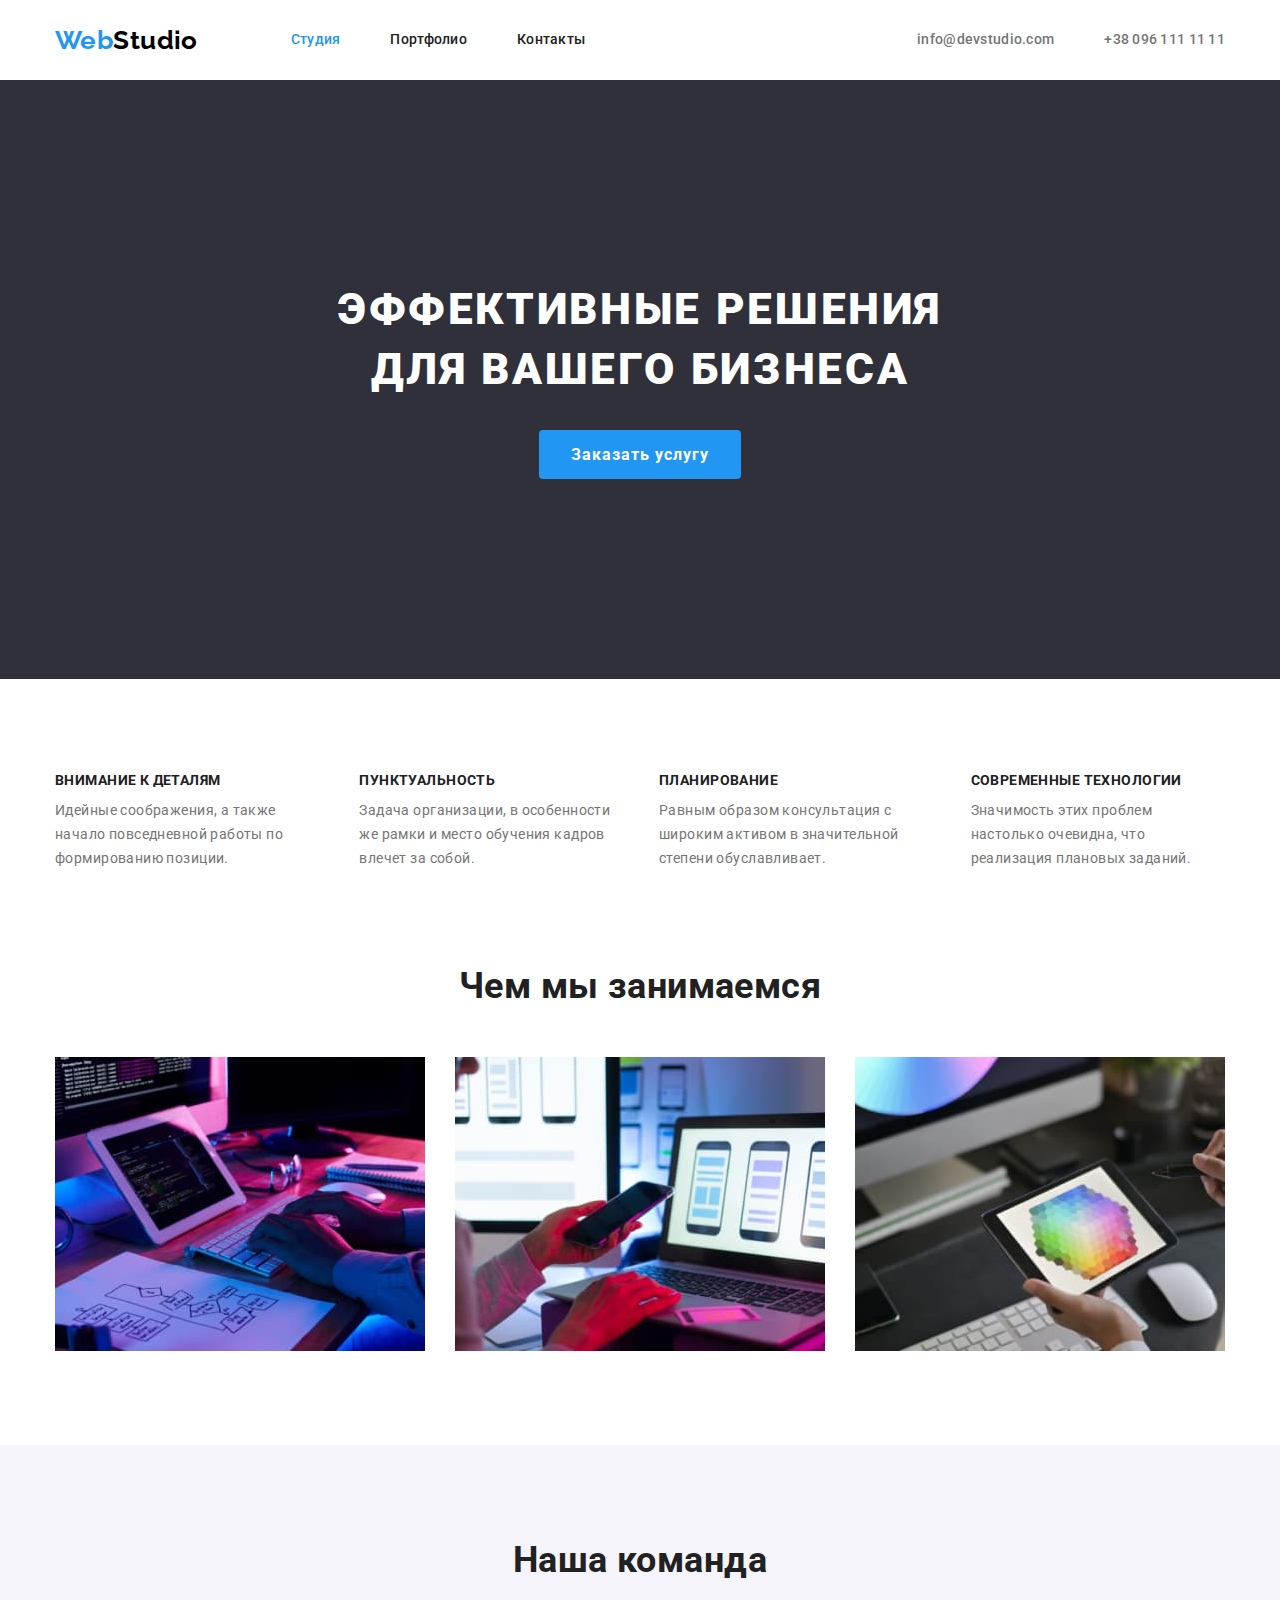
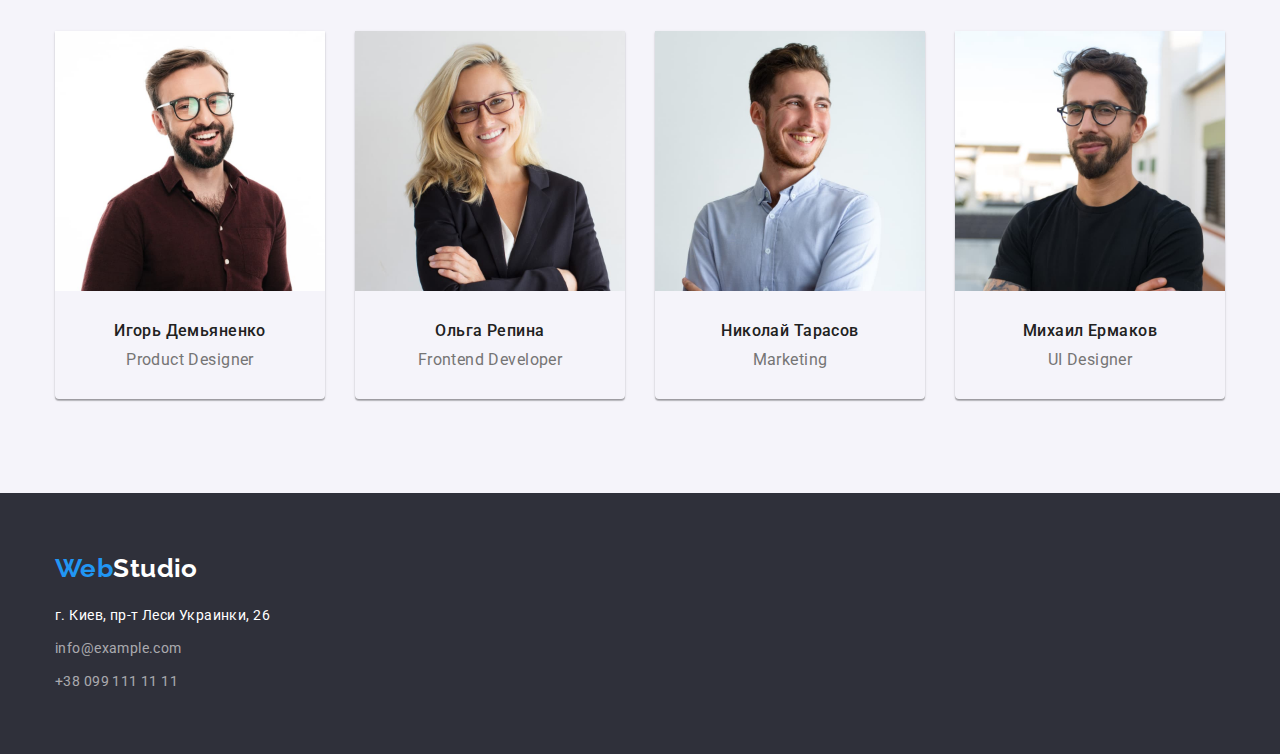
<file: index.html>
<!DOCTYPE html>
<html lang="ru">
  <head>
    <meta charset="UTF-8" />
    <meta http-equiv="X-UA-Compatible" content="IE=edge" />
    <meta name="viewport" content="width=device-width, initial-scale=1.0" />
    <title>WebStudio</title>
    <link rel="preconnect" href="https://fonts.googleapis.com" />
    <link rel="preconnect" href="https://fonts.gstatic.com" crossorigin />
    <link
      href="https://fonts.googleapis.com/css2?family=Raleway:wght@700&family=Roboto:wght@400;500;700;900&display=swap"
      rel="stylesheet"
    />
    <link
      rel="stylesheet"
      href="https://cdnjs.cloudflare.com/ajax/libs/modern-normalize/1.1.0/modern-normalize.min.css"
    />
    <link rel="stylesheet" href="./css/styles.css" />
  </head>

  <body>
    <header>
      <div class="container page-header">
        <nav class="page-nav">
          <a class="logo link" href=""><span class="accent">Web</span>Studio</a>
          <ul class="header-list">
            <li>
              <a href="./index.html" class="link current-navigation">Студия</a>
            </li>
            <li><a href="./portfolio.html" class="link">Портфолио</a></li>
            <li><a href="" class="link">Контакты</a></li>
          </ul>
        </nav>
        <ul class="header-contact">
          <li>
            <a href="mailto:info@devstudio.com" class="link"
              >info@devstudio.com</a
            >
          </li>
          <li>
            <a href="tel:+380961111111" class="link">+38 096 111 11 11</a>
          </li>
        </ul>
      </div>
    </header>
    <main>
      <!-- Секция с кнопкой -->
      <section class="hero section">
        <div class="container">
          <h1>Эффективные решения для вашего бизнеса</h1>
          <button type="button" class="button">Заказать услугу</button>
        </div>
      </section>
      <!-- Секция преимущества студии -->
      <section class="benefits section">
        <div class="container">
          <h2 class="visually-hidden">Преимущества студии</h2>
          <ul class="benefits-content">
            <li>
              <h3>Внимание к деталям</h3>
              <p>
                Идейные соображения, а также начало повседневной работы по
                формированию позиции.
              </p>
            </li>
            <li>
              <h3>Пунктуальность</h3>
              <p>
                Задача организации, в особенности же рамки и место обучения
                кадров влечет за собой.
              </p>
            </li>
            <li>
              <h3>Планирование</h3>
              <p>
                Равным образом консультация с широким активом в значительной
                степени обуславливает.
              </p>
            </li>
            <li>
              <h3>Современные технологии</h3>
              <p>
                Значимость этих проблем настолько очевидна, что реализация
                плановых заданий.
              </p>
            </li>
          </ul>
        </div>
      </section>
      <!-- Секция Чем мы занимаемся -->
      <section class="about section">
        <div class="container">
          <h2 class="section-title">Чем мы занимаемся</h2>
          <ul class="about-content">
            <li>
              <img
                width="370"
                src="./image/box1.jpg"
                alt="Ввод данных с помощью клавиатруры"
              />
            </li>
            <li>
              <img
                width="370"
                src="./image/box2.jpg"
                alt="Сравнение конечного продукта в смартфоне с макетом"
              />
            </li>
            <li>
              <img
                width="370"
                src="./image/box3.jpg"
                alt="Работа в планшете с цветовой палитрой"
              />
            </li>
          </ul>
        </div>
      </section>
      <!-- Секция Наша команда -->
      <section class="team section">
        <div class="container">
          <h2 class="section-title">Наша команда</h2>
          <ul class="team-card">
            <li>
              <img width="270" src="./image/team1.jpg" alt="Игорь Демьяненко" />
              <h3>Игорь Демьяненко</h3>
              <p>Product Designer</p>
            </li>
            <li>
              <img width="270" src="./image/team2.jpg" alt="Ольга Репина" />
              <h3>Ольга Репина</h3>
              <p>Frontend Developer</p>
            </li>
            <li>
              <img width="270" src="./image/team3.jpg" alt="Николай Тарасов" />
              <h3>Николай Тарасов</h3>
              <p>Marketing</p>
            </li>
            <li>
              <img width="270" src="./image/team4.jpg" alt="Михаил Ермаков" />
              <h3>Михаил Ермаков</h3>
              <p>UI Designer</p>
            </li>
          </ul>
        </div>
      </section>
    </main>
    <footer class="footer">
      <div class="container">
        <a class="logo link" href=""><span class="accent">Web</span>Studio</a>
        <address class="footer-adress">
          г. Киев, пр-т Леси Украинки, 26
          <ul class="footer-contacts">
            <li>
              <a href="mailto:info@example.com" class="link"
                >info@example.com</a
              >
            </li>
            <li>
              <a href="tel:+380991111111" class="link">+38 099 111 11 11</a>
            </li>
          </ul>
        </address>
      </div>
    </footer>
  </body>
</html>
</file>
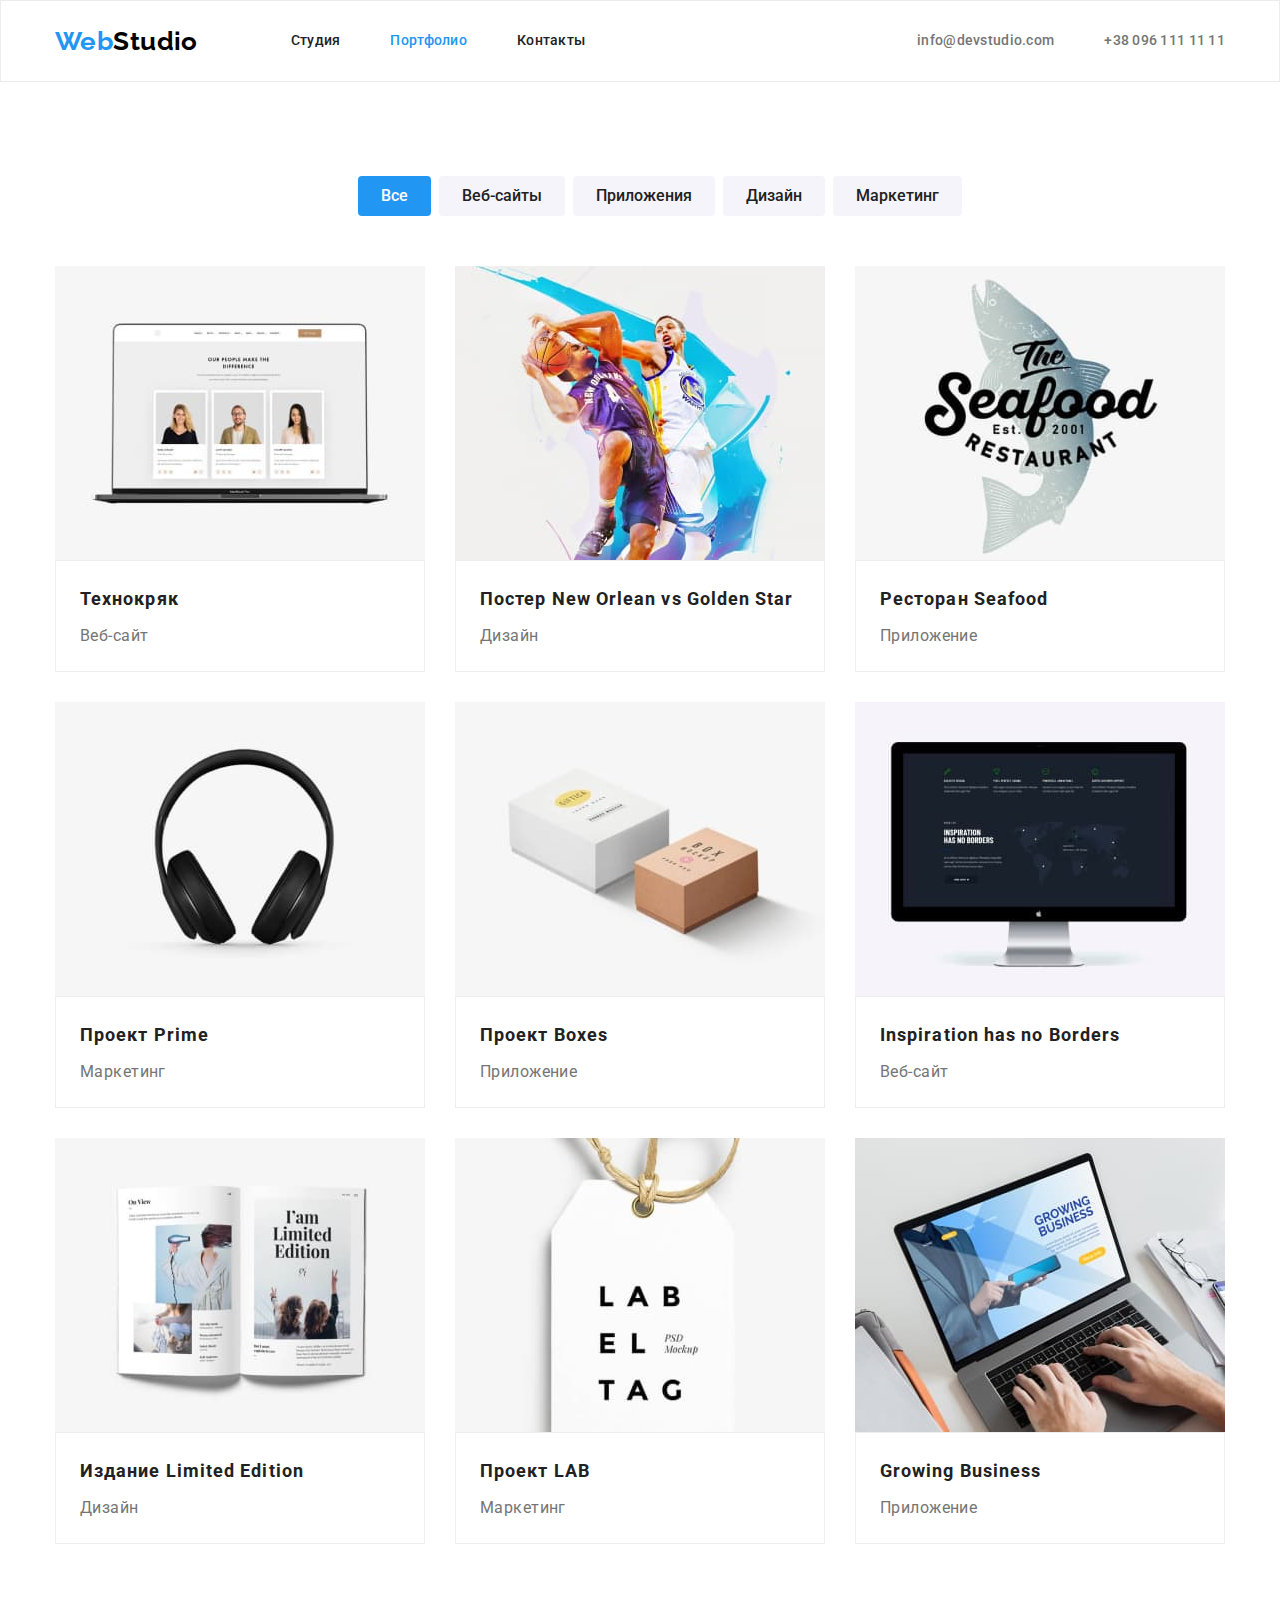
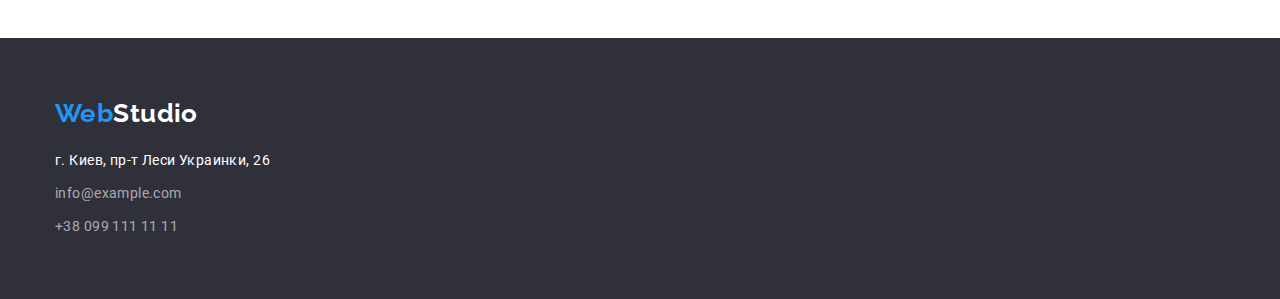
<file: portfolio.html>
<!DOCTYPE html>
<html lang="ru">
  <head>
    <meta charset="UTF-8" />
    <meta http-equiv="X-UA-Compatible" content="IE=edge" />
    <meta name="viewport" content="width=device-width, initial-scale=1.0" />
    <title>Portfolio</title>
    <link rel="preconnect" href="https://fonts.googleapis.com" />
    <link rel="preconnect" href="https://fonts.gstatic.com" crossorigin />
    <link
      href="https://fonts.googleapis.com/css2?family=Raleway:wght@700&family=Roboto:wght@400;500;700;900&display=swap"
      rel="stylesheet"
    />
    <link
      rel="stylesheet"
      href="https://cdnjs.cloudflare.com/ajax/libs/modern-normalize/1.1.0/modern-normalize.min.css"
    />

    <link rel="stylesheet" href="./css/styles.css" />
  </head>
  <body>
    <header class="page-header-line">
      <div class="container page-header">
        <nav class="page-nav">
          <a class="logo link" href=""><span class="accent">Web</span>Studio</a>
          <ul class="header-list">
            <li>
              <a href="./index.html" class="link">Студия</a>
            </li>
            <li>
              <a href="./portfolio.html" class="link current-navigation"
                >Портфолио</a
              >
            </li>
            <li><a href="" class="link">Контакты</a></li>
          </ul>
        </nav>
        <ul class="header-contact">
          <li>
            <a href="mailto:info@devstudio.com" class="link"
              >info@devstudio.com</a
            >
          </li>
          <li>
            <a href="tel:+380961111111" class="link">+38 096 111 11 11</a>
          </li>
        </ul>
      </div>
    </header>
    <main>
      <!-- Секция с контентом для фильтрации -->
      <section class="section">
        <div class="container">
          <h1 class="visually-hidden">Портфолио</h1>
          <!-- Кнопки -->
          <ul class="section-filter">
            <li>
              <button type="button" class="btn-portfolio current">Все</button>
            </li>
            <li>
              <button type="button" class="btn-portfolio">Веб-сайты</button>
            </li>
            <li>
              <button type="button" class="btn-portfolio">Приложения</button>
            </li>
            <li>
              <button type="button" class="btn-portfolio">Дизайн</button>
            </li>
            <li>
              <button type="button" class="btn-portfolio">Маркетинг</button>
            </li>
          </ul>
          <!-- Контент -->
          <ul class="cards-list">
            <li class="item">
              <a href="" class="link">
                <img
                  width="370"
                  src="./image/filtr1.jpg"
                  alt="Краткая информация о сотрудниках"
                />
                <div class="item-name">
                  <h2>Технокряк</h2>
                  <p>Веб-сайт</p>
                </div>
              </a>
            </li>
            <li class="item">
              <a href="" class="link">
                <img
                  width="370"
                  src="./image/filtr2.jpg"
                  alt="Баскетболисты в борьбе за мяч"
                />
                <div class="item-name">
                  <h2>Постер New Orlean vs Golden Star</h2>
                  <p>Дизайн</p>
                </div>
              </a>
            </li>
            <li class="item">
              <a href="" class="link">
                <img
                  width="370"
                  src="./image/filtr3.jpg"
                  alt="Seafood restaurant эмблема"
                />
                <div class="item-name">
                  <h2>Ресторан Seafood</h2>
                  <p>Приложение</p>
                </div>
              </a>
            </li>
            <li class="item">
              <a href="" class="link">
                <img
                  width="370"
                  src="./image/filtr4.jpg"
                  alt="Черные наушники"
                />
                <div class="item-name">
                  <h2>Проект Prime</h2>
                  <p>Маркетинг</p>
                </div>
              </a>
            </li>
            <li class="item">
              <a href="" class="link">
                <img
                  width="370"
                  src="./image/filtr5.jpg"
                  alt="Две картонные коробки белого и коричневого цвета"
                />
                <div class="item-name">
                  <h2>Проект Boxes</h2>
                  <p>Приложение</p>
                </div>
              </a>
            </li>
            <li class="item">
              <a href="" class="link">
                <img
                  width="370"
                  src="./image/filtr6.jpg"
                  alt="Монитор Эппл с картой мира без границ"
                />
                <div class="item-name">
                  <h2>Inspiration has no Borders</h2>
                  <p>Веб-сайт</p>
                </div>
              </a>
            </li>
            <li class="item">
              <a href="" class="link">
                <img
                  width="370"
                  src="./image/filtr7.jpg"
                  alt="Открытая книга"
                />
                <div class="item-name">
                  <h2>Издание Limited Edition</h2>
                  <p>Дизайн</p>
                </div>
              </a>
            </li>
            <li class="item">
              <a href="" class="link">
                <img
                  width="370"
                  src="./image/filtr8.jpg"
                  alt="Белая лейба с черными буквами"
                />
                <div class="item-name">
                  <h2>Проект LAB</h2>
                  <p>Маркетинг</p>
                </div>
              </a>
            </li>
            <li class="item">
              <a href="" class="link">
                <img
                  width="370"
                  src="./image/filtr9.jpg"
                  alt="Набор текста на ноутбуке"
                />
                <div class="item-name">
                  <h2>Growing Business</h2>
                  <p>Приложение</p>
                </div>
              </a>
            </li>
          </ul>
        </div>
      </section>
    </main>
    <footer class="footer">
      <div class="container">
        <a class="logo link" href=""><span class="accent">Web</span>Studio</a>
        <address class="footer-adress">
          г. Киев, пр-т Леси Украинки, 26
          <ul class="footer-contacts">
            <li>
              <a href="mailto:info@example.com" class="link"
                >info@example.com</a
              >
            </li>
            <li>
              <a href="tel:+380991111111" class="link">+38 099 111 11 11</a>
            </li>
          </ul>
        </address>
      </div>
    </footer>
  </body>
</html>
</file>
<file: css/styles.css>
/* Colors */
:root {
  --background-hero-footer: #2f303a;
  --accent-color: #2196f3;
  --primary-white-color: #ffffff;
  --primary-text-color: #757575;
  --secondary-text-color: #212121;
}

body {
  background-color: var(--primary-white-color);
  color: var(--primary-text-color);
  font-family: 'Roboto', sans-serif;
  letter-spacing: 0.03em;
  font-size: 14px;
}
ul {
  list-style: none;
}
img {
  display: block;
}
.container {
  width: 1200px;
  padding-left: 15px;
  padding-right: 15px;
  margin-left: auto;
  margin-right: auto;
}
.section {
  padding-top: 94px;
  padding-bottom: 94px;
}
.link {
  text-decoration: none;
}
h1,
h2,
h3,
h4,
h5,
p,
ul {
  margin-top: 0;
  margin-bottom: 0;
}

/* Header */
.page-header,
.page-nav {
  display: flex;
  align-items: center;
}

.header-list,
.header-contact {
  padding-left: 0px;
  font-weight: 500;
  line-height: 1.14;
  letter-spacing: 0.02em;
  display: flex;
}
.header-list li:not(:last-child),
.header-contact li:not(:last-child) {
  margin-right: 50px;
}

.logo {
  color: #000000;
  font-family: 'Raleway', sans-serif;
  font-weight: 700;
  font-size: 26px;
  line-height: 1.19;
  margin-right: 93px;
}
.header-contact {
  margin-left: auto;
}
.accent {
  color: var(--accent-color);
}

.header-list .link {
  color: var(--secondary-text-color);
}
.header-list .link:hover,
.header-list .link:focus,
.header-list .link.current-navigation {
  color: var(--accent-color);
}
.header-list a {
  display: block;
  padding-top: 32px;
  padding-bottom: 32px;
}

.header-contact a {
  color: var(--primary-text-color);
  display: block;
  padding-top: 32px;
  padding-bottom: 32px;
}
.header-contact a:hover,
.header-contact a:focus {
  color: var(--accent-color);
}

/* Main */
.visually-hidden {
  position: absolute;
  width: 1px;
  height: 1px;
  margin: -1px;
  border: 0;
  padding: 0;

  white-space: nowrap;
  clip-path: inset(100%);
  clip: rect(0 0 0 0);
  overflow: hidden;
}
.hero {
  background-color: var(--background-hero-footer);
  color: var(--primary-white-color);
  text-align: center;
  padding-top: 200px;
  padding-bottom: 200px;
}
.hero h1 {
  width: 696px;
  text-align: center;
  font-weight: 900;
  font-size: 44px;
  line-height: 1.36;
  letter-spacing: 0.06em;
  text-transform: uppercase;
  margin-bottom: 30px;
  margin-left: auto;
  margin-right: auto;
}
.button {
  color: var(--primary-white-color);
  background-color: var(--accent-color);
  cursor: pointer;
  font-family: inherit;
  font-style: normal;
  font-weight: 700;
  font-size: 16px;
  line-height: 1.86;
  letter-spacing: 0.06em;
  border-radius: 4px;
  padding: 10px 32px;
  min-width: 200px;
  text-align: center;
  border: none;
}
.benefits-content {
  display: flex;
  padding-left: 0px;
}
.benefits-content li + li {
  margin-left: 30px;
}
.benefits h3 {
  font-weight: 700;
  font-size: 14px;
  line-height: 1.14;
  text-transform: uppercase;
  color: var(--secondary-text-color);
  margin-bottom: 10px;
}
.benefits p {
  line-height: 1.71;
}

.section-title {
  font-weight: 700;
  font-size: 36px;
  line-height: 1.17;
  text-align: center;
  color: var(--secondary-text-color);
  margin-bottom: 50px;
}
.about {
  padding-top: 0px;
}
.about-content {
  display: flex;
  padding-left: 0px;
}

.about-content li + li {
  margin-left: 30px;
}
.team {
  background-color: #f5f4fa;
}
.team-card {
  display: flex;
  padding-left: 0px;
}
.team-card li {
  box-shadow: 0px 1px 3px rgba(0, 0, 0, 0.12), 0px 1px 1px rgba(0, 0, 0, 0.14),
    0px 2px 1px rgba(0, 0, 0, 0.2);
  border-radius: 0px 0px 4px 4px;
}
.team-card li + li {
  margin-left: 30px;
}
.team img {
  margin-bottom: 30px;
}
.team h3 {
  font-weight: 500;
  font-size: 16px;
  line-height: 1.19;
  text-align: center;
  color: var(--secondary-text-color);
  margin-bottom: 10px;
}
.team p {
  font-size: 16px;
  line-height: 1.19;
  text-align: center;
  margin-bottom: 30px;
}

/* Footer */
.footer {
  background-color: var(--background-hero-footer);
  padding: 60px 0;
}

.footer .logo {
  color: var(--primary-white-color);
  margin-right: 0px;
}
.footer-adress {
  line-height: 1.71;
  font-style: normal;
  color: var(--primary-white-color);
  margin-top: 20px;
}
.footer-contacts {
  padding-left: 0px;
}
.footer-contacts a {
  color: rgba(255, 255, 255, 0.6);
}
.footer-contacts a:hover,
.footer-contacts a:focus {
  color: var(--accent-color);
}
.footer-contacts li {
  margin-top: 9px;
}
/* PORTFOLIO */
/* header */
.page-header-line {
  border: 1px solid #ececec;
}
/* main */
.btn-portfolio {
  border: 1px solid transparent;
  border-radius: 4px;
  padding: 6px 22px;
  color: var(--secondary-text-color);
  background-color: #f5f4fa;
  cursor: pointer;
  font-family: inherit;
  font-weight: 500;
  font-size: 16px;
  line-height: 1.63;
}
.btn-portfolio:hover,
.btn-portfolio:focus,
.current {
  color: var(--primary-white-color);
  background-color: var(--accent-color);
  cursor: pointer;
}
.section-filter {
  display: flex;
  justify-content: center;
  margin-bottom: 50px;
}
.section-filter li + li {
  margin-left: 8px;
}
.cards-list {
  padding-left: 0px;
  display: flex;
  flex-wrap: wrap;
  margin-right: -30px;
  margin-top: -30px;
}

.item {
  margin-right: 30px;
  margin-top: 30px;
  flex-basis: calc((100% - 90px) / 3);
}
.item:nth-child(3n) {
  margin-right: 0px;
}
.item-name {
  border: 1px solid #eeeeee;
  padding: 20px 24px;
}

.cards-list h2 {
  margin-bottom: 4px;
  font-weight: 700;
  font-size: 18px;
  line-height: 2;
  letter-spacing: 0.06em;
  color: var(--secondary-text-color);
}
.cards-list p {
  font-size: 16px;
  line-height: 1.88;
  color: var(--primary-text-color);
}
</file>
